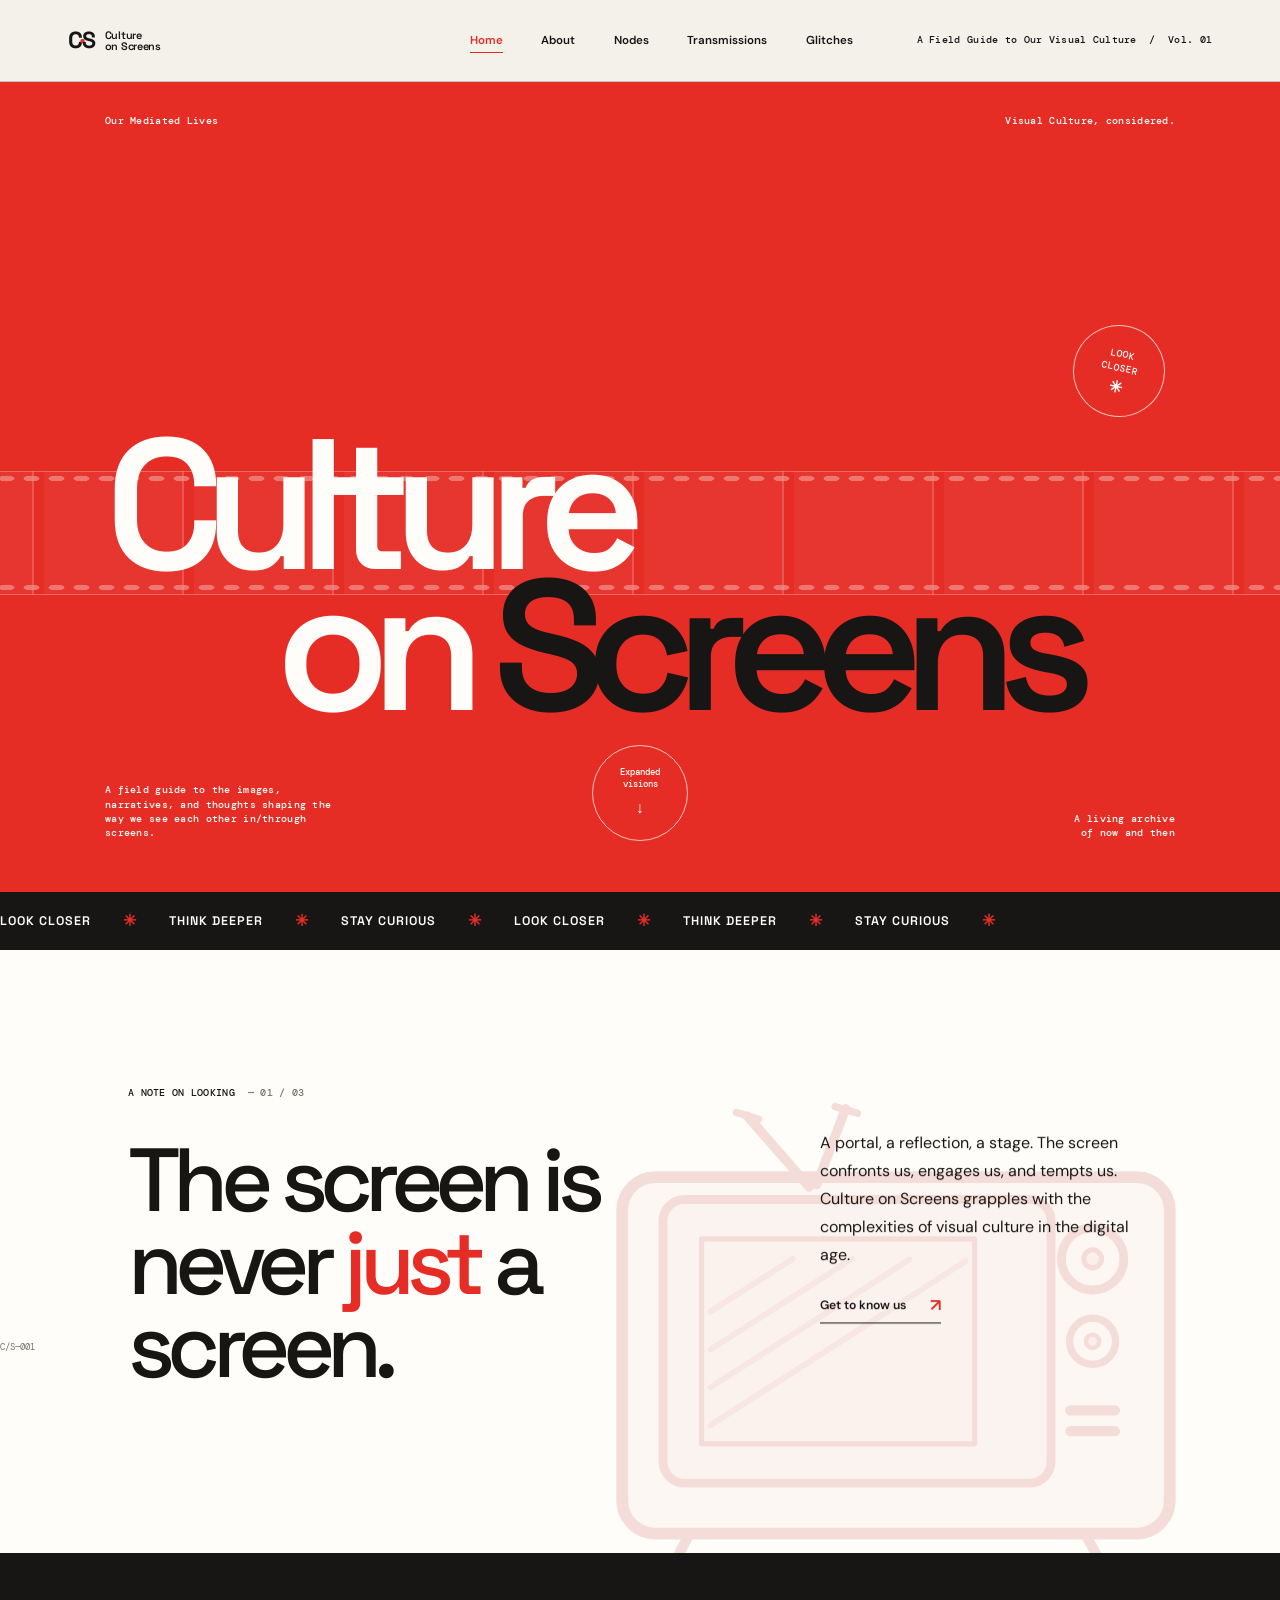
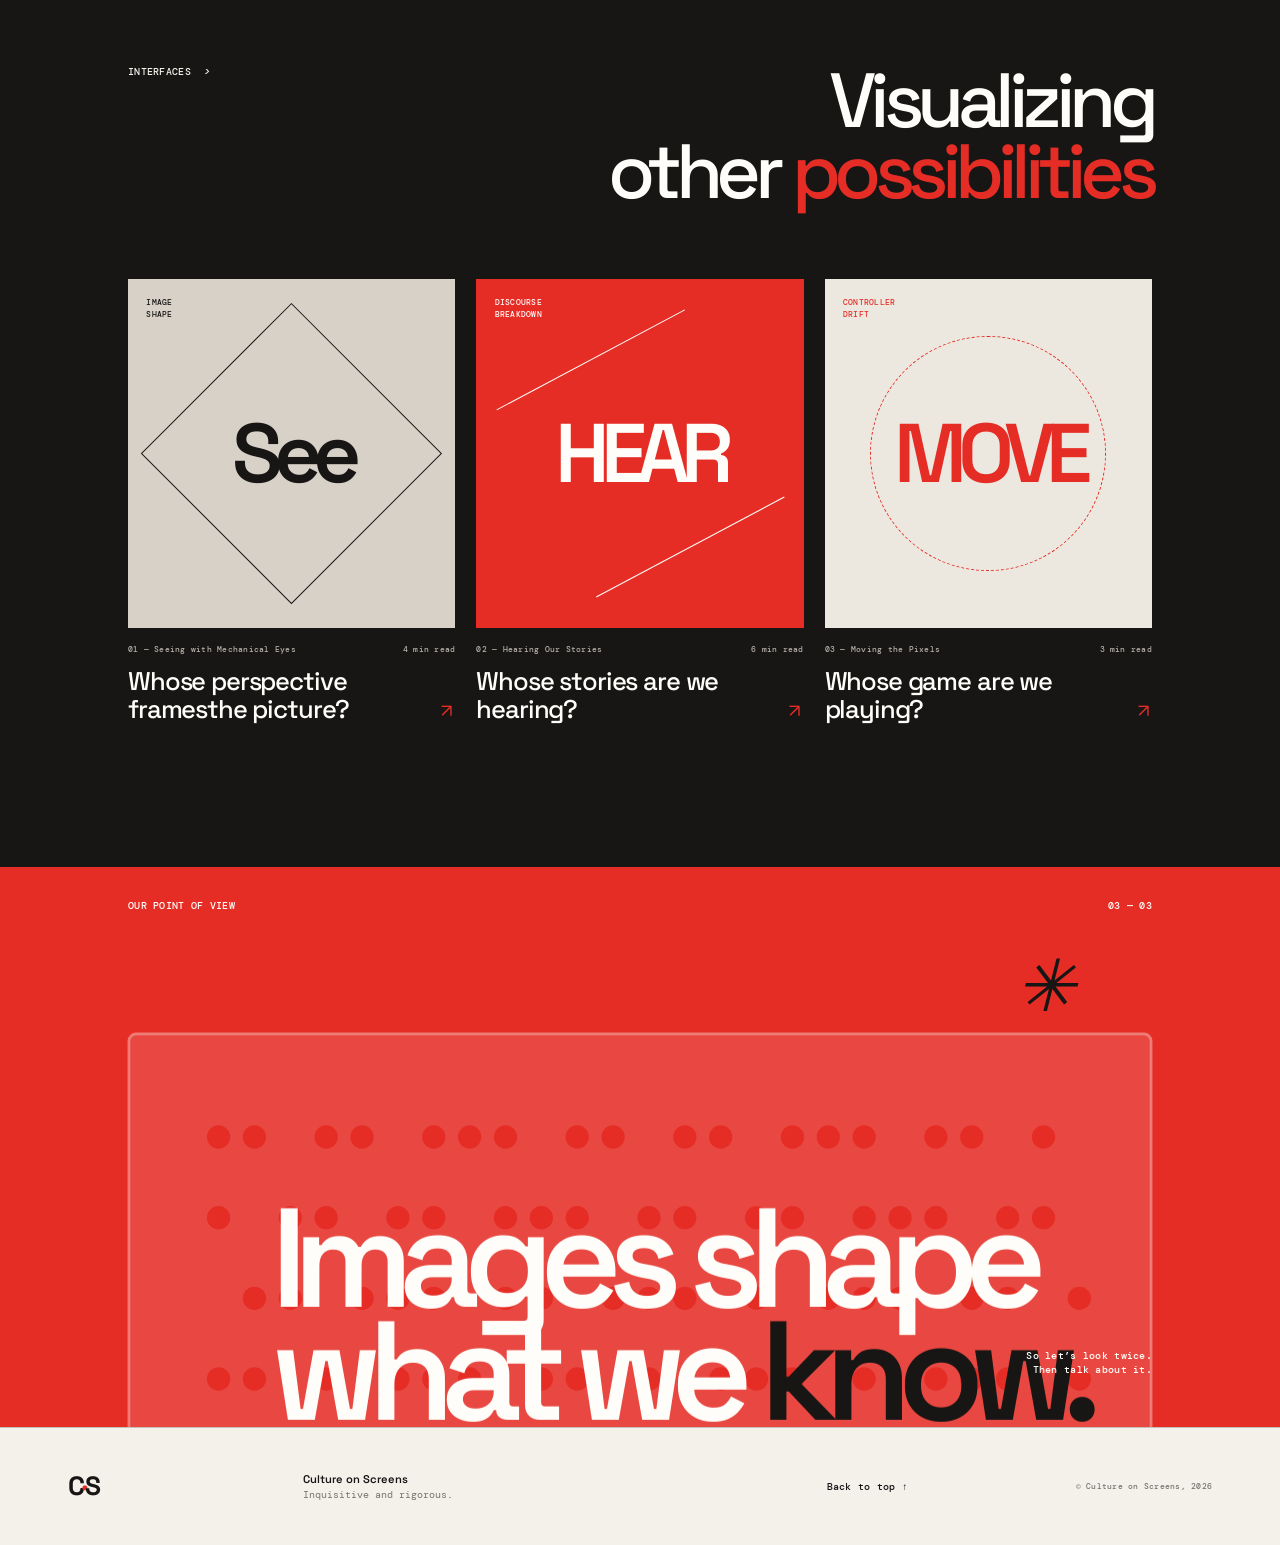
<file: index.html>
<!doctype html>
<html lang="en">
  <head>
    <meta charset="utf-8">
    <meta name="viewport" content="width=device-width, initial-scale=1">
    <meta name="description" content="Culture on Screens — an archive about the images, stories, and ideas shaping how we see the world.">
    <title>Culture on Screens — An independent journal</title>
    <link rel="stylesheet" href="styles.css?v=b7425c5">
    <script src="script.js" defer></script>
  </head>
  <body>
    <a class="skip-link" href="#main">Skip to content</a>
    <header class="site-header">
      <a class="wordmark" href="index.html" aria-label="Culture on Screens home">
        <span class="wordmark-mark" aria-hidden="true">C<span>·</span>S</span>
        <span class="wordmark-name">Culture<br>on Screens</span>
      </a>
      <button class="menu-toggle" type="button" aria-expanded="false" aria-controls="site-nav">
        <span class="menu-toggle-label">Menu</span><span class="menu-icon" aria-hidden="true"></span>
      </button>
      <nav class="site-nav" id="site-nav" aria-label="Main navigation">
        <a href="index.html" aria-current="page">Home</a>
        <a href="about.html">About</a>
        <a href="images.html">Nodes</a>
        <a href="stories.html">Transmissions</a>
        <a href="signals.html">Glitches</a>
      </nav>
      <span class="header-index">A Field Guide to Our Visual Culture&nbsp; / &nbsp;Vol. 01</span>
    </header>

    <main id="main">
      <section class="hero">
        <div class="hero-topline"><span>Our Mediated Lives</span><span>Visual Culture, considered.</span></div>
        <div class="hero-filmstrip" aria-hidden="true"></div>
        <h1 class="hero-title"><span>Culture</span><span class="hero-title-second">on <i>Screens</i></span></h1>
        <div class="hero-bottom">
          <p class="hero-intro">A field guide to the images, narratives, and thoughts shaping the way we see each other in/through screens.</p>
          <a class="circle-link" href="#latest" aria-label="Scroll to the latest stories"><span>Expanded<br>visions</span><b aria-hidden="true">↓</b></a>
          <span class="hero-note">A living archive<br>of now and then</span>
        </div>
        <span class="hero-stamp" aria-hidden="true">LOOK<br>CLOSER<br><b>✳</b></span>
      </section>

      <div class="ticker" aria-label="A guide for looking closer">
        <div class="ticker-track" aria-hidden="true"><span>LOOK CLOSER</span><b>✳</b><span>THINK DEEPER</span><b>✳</b><span>STAY CURIOUS</span><b>✳</b><span>LOOK CLOSER</span><b>✳</b><span>THINK DEEPER</span><b>✳</b><span>STAY CURIOUS</span><b>✳</b></div>
      </div>

      <section class="intro-section section-pad">
        <p class="eyebrow reveal">A note on looking <span>— 01 / 03</span></p>
        <img class="intro-tv" src="midcentury-tv.svg" alt="" aria-hidden="true">
        <div class="intro-grid">
          <h2 class="display-heading reveal">The screen is<br>never <em>just</em> a screen.</h2>
          <div class="intro-copy reveal" data-drift="-0.08">
            <p>A portal, a reflection, a stage. The screen confronts us, engages us, and tempts us. Culture on Screens grapples with the complexities of visual culture in the digital age.</p>
            <a class="text-link" href="about.html">Get to know us <span aria-hidden="true">↗</span></a>
          </div>
        </div>
        <div class="index-ornament" aria-hidden="true">C/S—001</div>
      </section>

      <section class="latest-section section-pad" id="latest">
        <div class="section-heading reveal">
          <p class="eyebrow">Interfaces<em>></p>
          <h2 class="display-heading">Visualizing<br>other <em>possibilities</em></h2>
        </div>
        <div class="story-grid">
          <a class="story-card story-card-one reveal" href="images.html">
            <div class="story-art art-image" aria-hidden="true">
              <span class="art-caption">IMAGE<br>SHAPE</span>
              <span class="art-word">See</span>
              <span class="art-shape"></span>
            </div>
            <div class="story-meta"><span>01 — Seeing with Mechanical Eyes</span><span>4 min read</span></div>
            <h3>Whose perspective framesthe picture?</h3>
            <span class="card-arrow" aria-hidden="true">↗</span>
          </a>
          <a class="story-card story-card-two reveal" href="stories.html">
            <div class="story-art art-story" aria-hidden="true">
              <span class="art-caption">DISCOURSE<br>BREAKDOWN</span>
              <span class="art-word">HEAR</span>
              <span class="art-shape"></span>
            </div>
            <div class="story-meta"><span>02 — Hearing Our Stories</span><span>6 min read</span></div>
            <h3>Whose stories are we hearing?</h3>
            <span class="card-arrow" aria-hidden="true">↗</span>
          </a>
          <a class="story-card story-card-three reveal" href="signals.html">
            <div class="story-art art-signal" aria-hidden="true">
              <span class="art-caption">CONTROLLER<br>DRIFT</span>
              <span class="art-word">MOVE</span>
              <span class="art-shape"></span>
            </div>
            <div class="story-meta"><span>03 — Moving the Pixels</span><span>3 min read</span></div>
            <h3>Whose game are we playing?</h3>
            <span class="card-arrow" aria-hidden="true">↗</span>
          </a>
        </div>
      </section>

      <section class="manifesto">
        <div class="manifesto-top"><a href="about.html">Our point of view</a><span>03 — 03</span></div>
        <img class="manifesto-punchcard" src="punch-card.svg" alt="" aria-hidden="true">
        <p class="manifesto-line" data-drift="0.07">Images shape<br>what we <em>know.</em></p>
        <p class="manifesto-bottom">So let’s look twice.<br>Then talk about it.</p>
        <span class="manifesto-star" aria-hidden="true">✳</span>
      </section>

  

    <footer class="site-footer">
      <a class="footer-mark" href="index.html">C<span>·</span>S</a>
      <p>Culture on Screens<br><span>Inquisitive and rigorous.</span></p>
      <a class="back-top" href="#main">Back to top ↑</a>
      <span class="footer-copy">© Culture on Screens, 2026</span>
    </footer>
  </body>
</html>
</file>
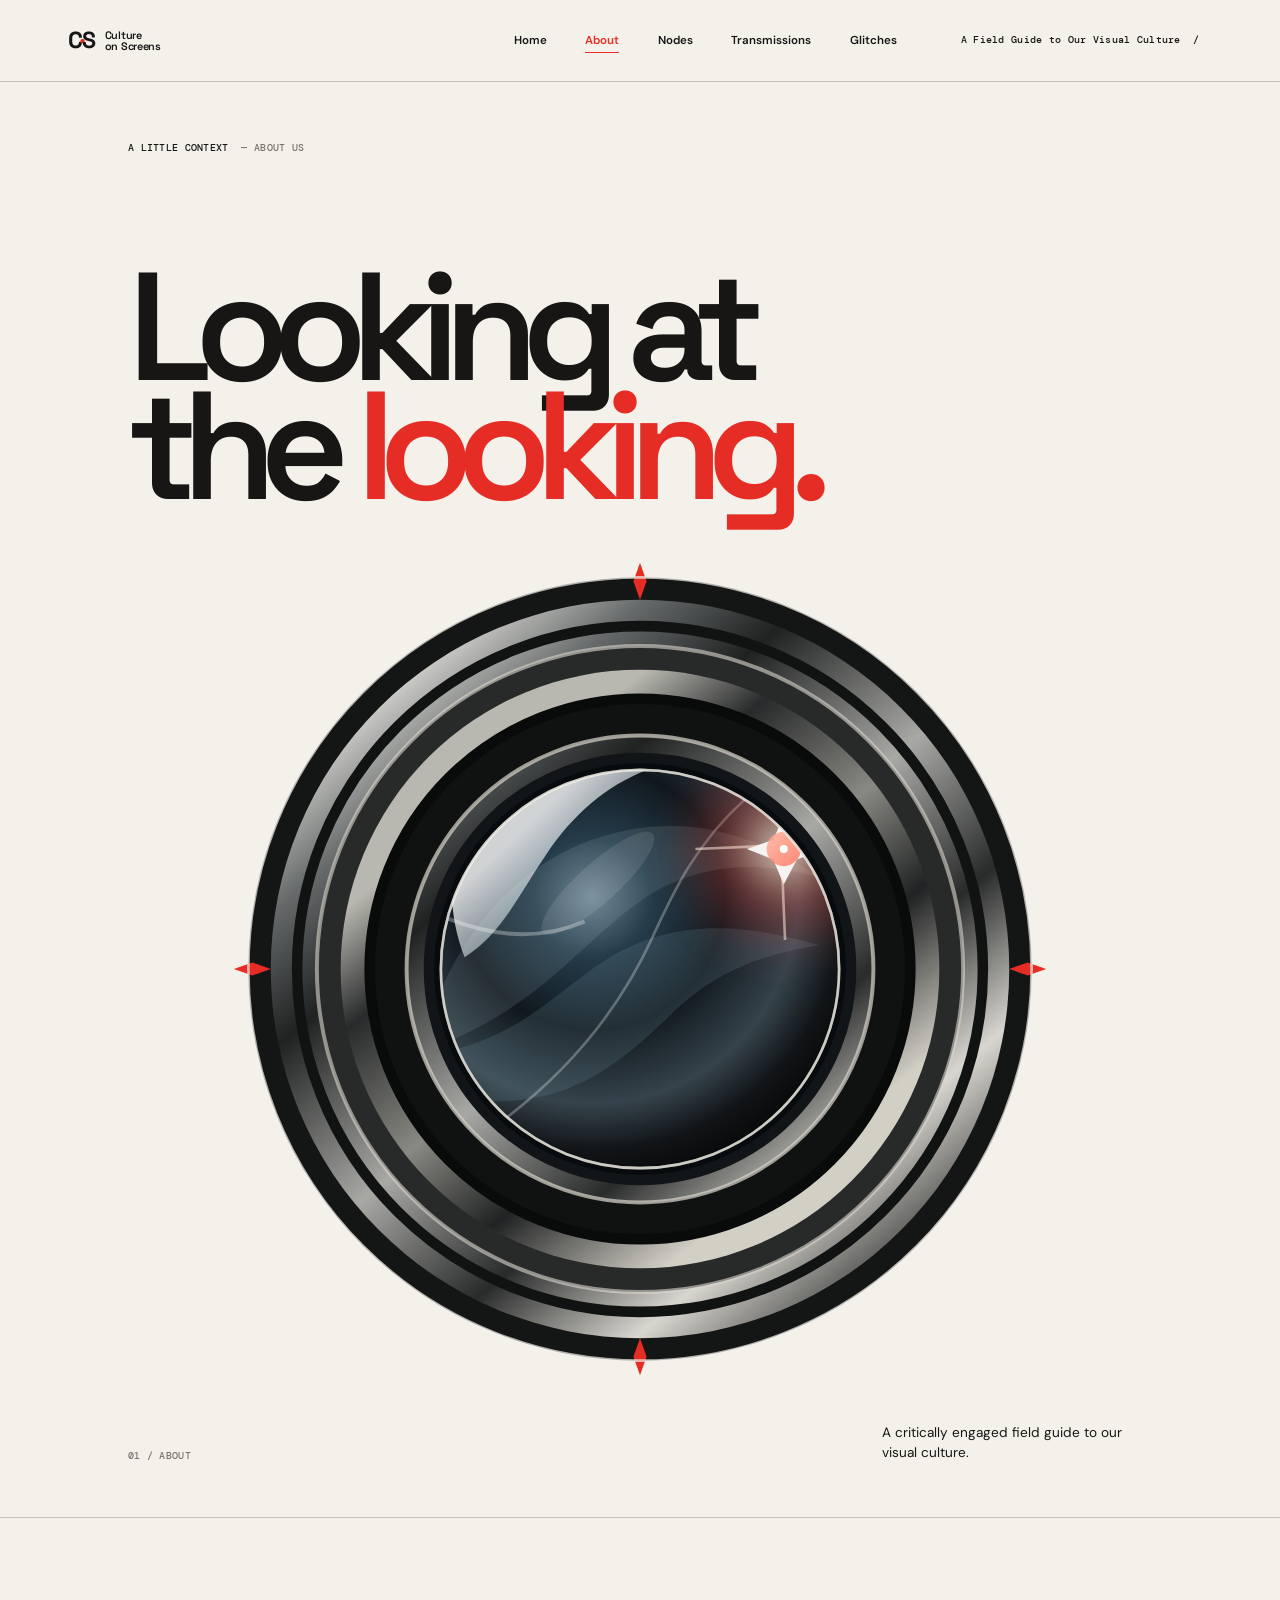
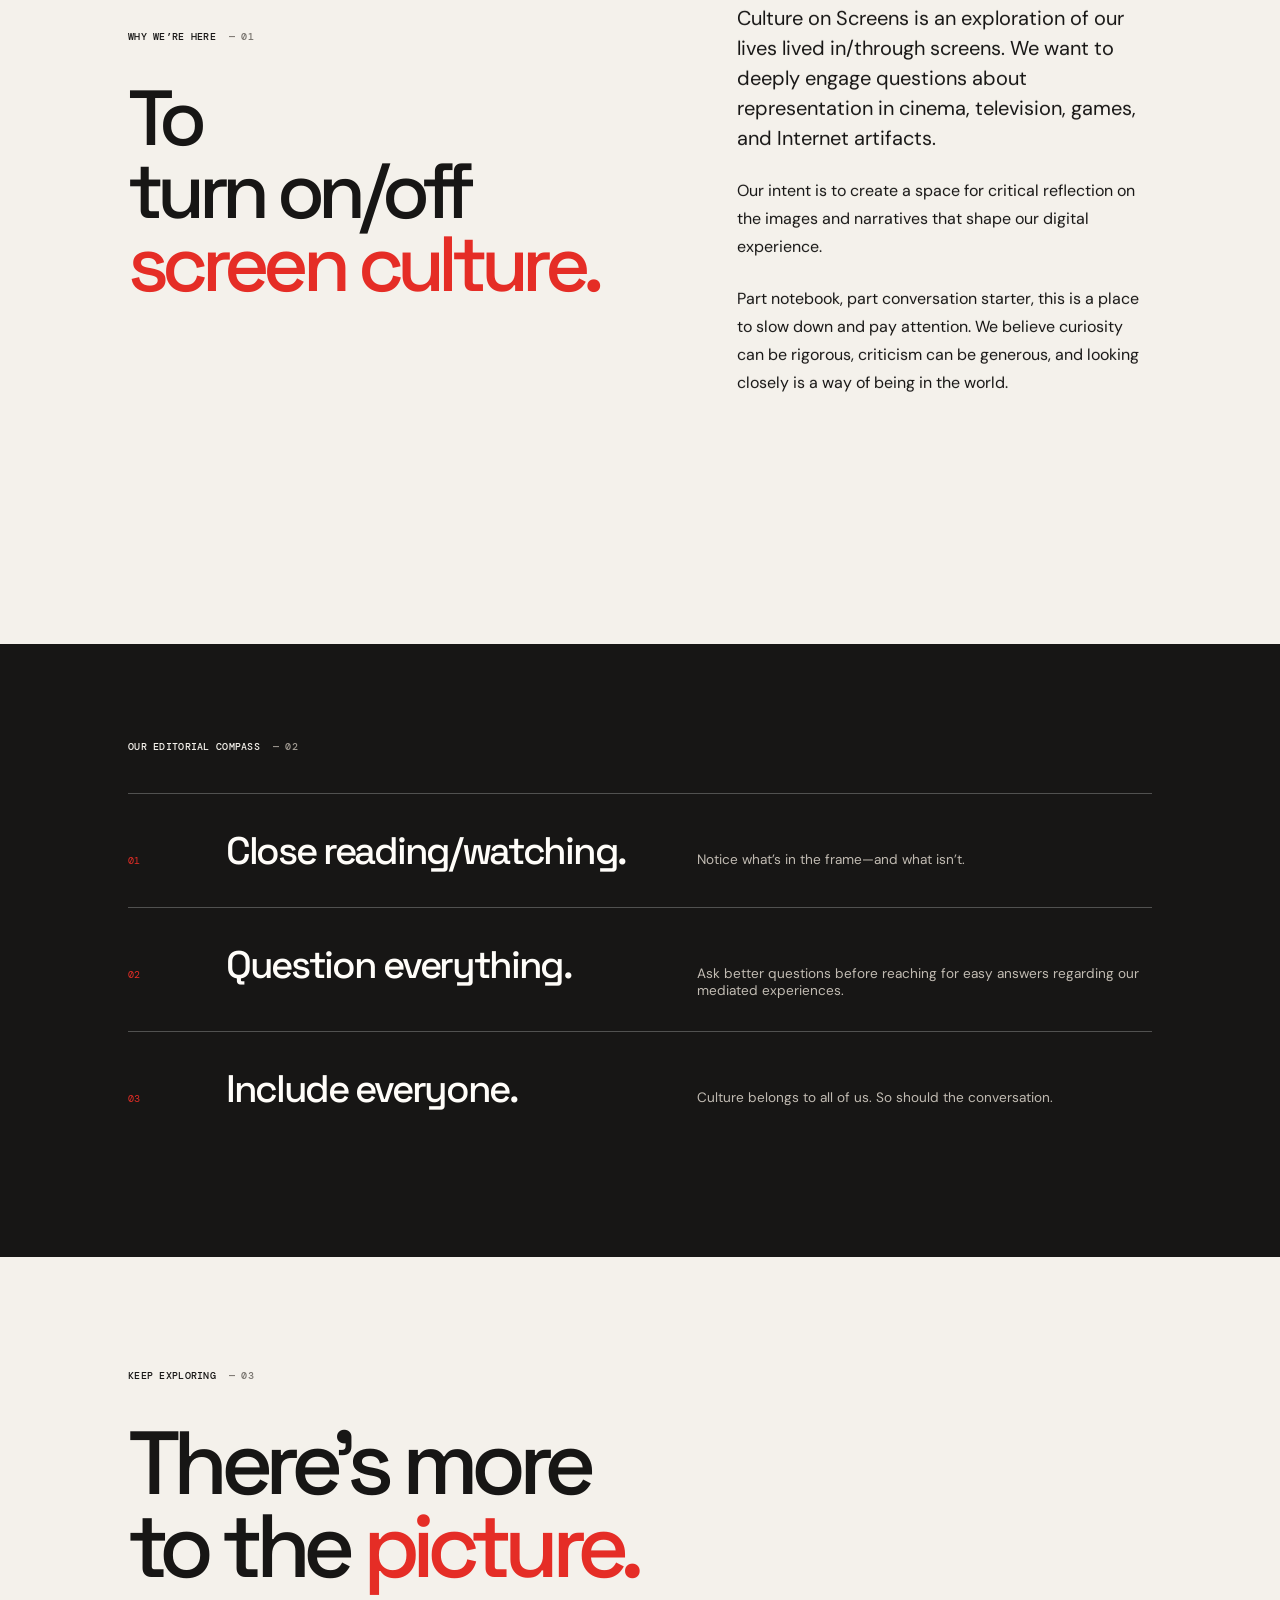
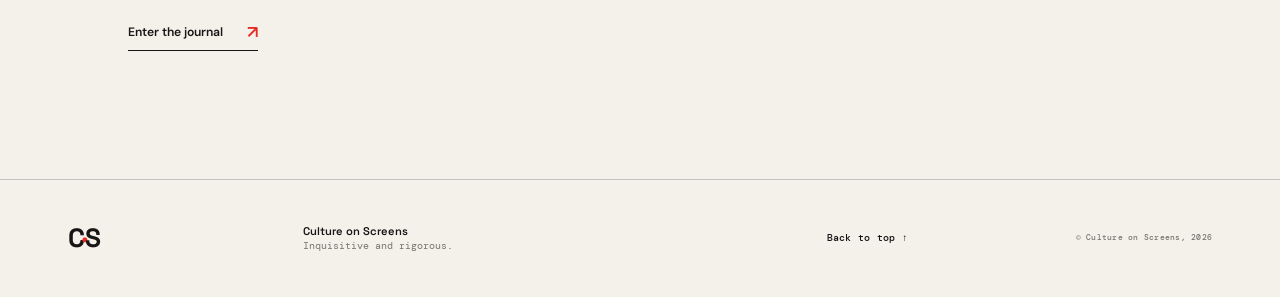
<file: about.html>
<!doctype html>
<html lang="en">
  <head>
    <meta charset="utf-8">
    <meta name="viewport" content="width=device-width, initial-scale=1">
    <meta name="description" content="About Culture on Screens: an independent journal looking at images, media, and the culture around them.">
    <title>About — Culture on Screens</title>
    <link rel="stylesheet" href="styles.css?v=b7425c5">
    <script src="script.js" defer></script>
  </head>
  <body>
    <a class="skip-link" href="#main">Skip to content</a>
    <header class="site-header">
      <a class="wordmark" href="index.html" aria-label="Culture on Screens home"><span class="wordmark-mark" aria-hidden="true">C<span>·</span>S</span><span class="wordmark-name">Culture<br>on Screens</span></a>
      <button class="menu-toggle" type="button" aria-expanded="false" aria-controls="site-nav"><span class="menu-toggle-label">Menu</span><span class="menu-icon" aria-hidden="true"></span></button>
      <nav class="site-nav" id="site-nav" aria-label="Main navigation"><a href="index.html">Home</a><a href="about.html" aria-current="page">About</a><a href="images.html">Nodes</a><a href="stories.html">Transmissions</a><a href="signals.html">Glitches</a></nav>
      <span class="header-index">A Field Guide to Our Visual Culture&nbsp; / &nbsp;</span>
    </header>
    <main id="main">
      <section class="page-hero section-pad">
        <p class="eyebrow reveal">A little context <span>— About us</span></p>
        <h1 class="page-title reveal">Looking at<br>the <em>looking.</em></h1>
        <img class="page-hero-art about-art" src="camera-lens.svg" alt="A camera lens facing the viewer, with reflective glass and a bright lens flare">
        <div class="page-hero-foot reveal"><span>01 / ABOUT</span><p>A critically engaged field guide to our visual culture.</p></div>
      </section>
      <section class="article-section section-pad">
        <p class="eyebrow reveal">Why we’re here <span>— 01</span></p>
        <div class="article-grid">
          <h2 class="display-heading reveal">To<br>turn on/off<em><br>screen culture.</em></h2>
          <div class="article-copy reveal" data-drift="-0.06">
            <p class="lead">Culture on Screens is an exploration of our lives lived in/through screens. We want to deeply engage questions about representation in cinema, television, games, and Internet artifacts.</p>
            <p>Our intent is to create a space for critical reflection on the images and narratives that shape our digital experience.</p>
            <p>Part notebook, part conversation starter, this is a place to slow down and pay attention. We believe curiosity can be rigorous, criticism can be generous, and looking closely is a way of being in the world.</p>
          </div>
        </div>
      </section>
      <section class="values-section">
        <div class="section-pad values-inner">
          <p class="eyebrow reveal">Our editorial compass <span>— 02</span></p>
          <div class="value-row reveal"><span>01</span><h2>Close reading/watching.</h2><p>Notice what’s in the frame—and what isn’t.</p></div>
          <div class="value-row reveal"><span>02</span><h2>Question everything.</h2><p>Ask better questions before reaching for easy answers regarding our mediated experiences.</p></div>
          <div class="value-row reveal"><span>03</span><h2>Include everyone.</h2><p>Culture belongs to all of us. So should the conversation.</p></div>
        </div>
      </section>
      <section class="closing-section section-pad"><p class="eyebrow reveal">Keep exploring <span>— 03</span></p><h2 class="display-heading reveal">There’s more<br>to the <em>picture.</em></h2><a class="text-link reveal" href="images.html">Enter the journal <span aria-hidden="true">↗</span></a></section>
    </main>
    <footer class="site-footer"><a class="footer-mark" href="index.html">C<span>·</span>S</a><p>Culture on Screens<br><span>Inquisitive and rigorous.</span></p><a class="back-top" href="#main">Back to top ↑</a><span class="footer-copy">© Culture on Screens, 2026</span></footer>
  </body>
</html>
</file>
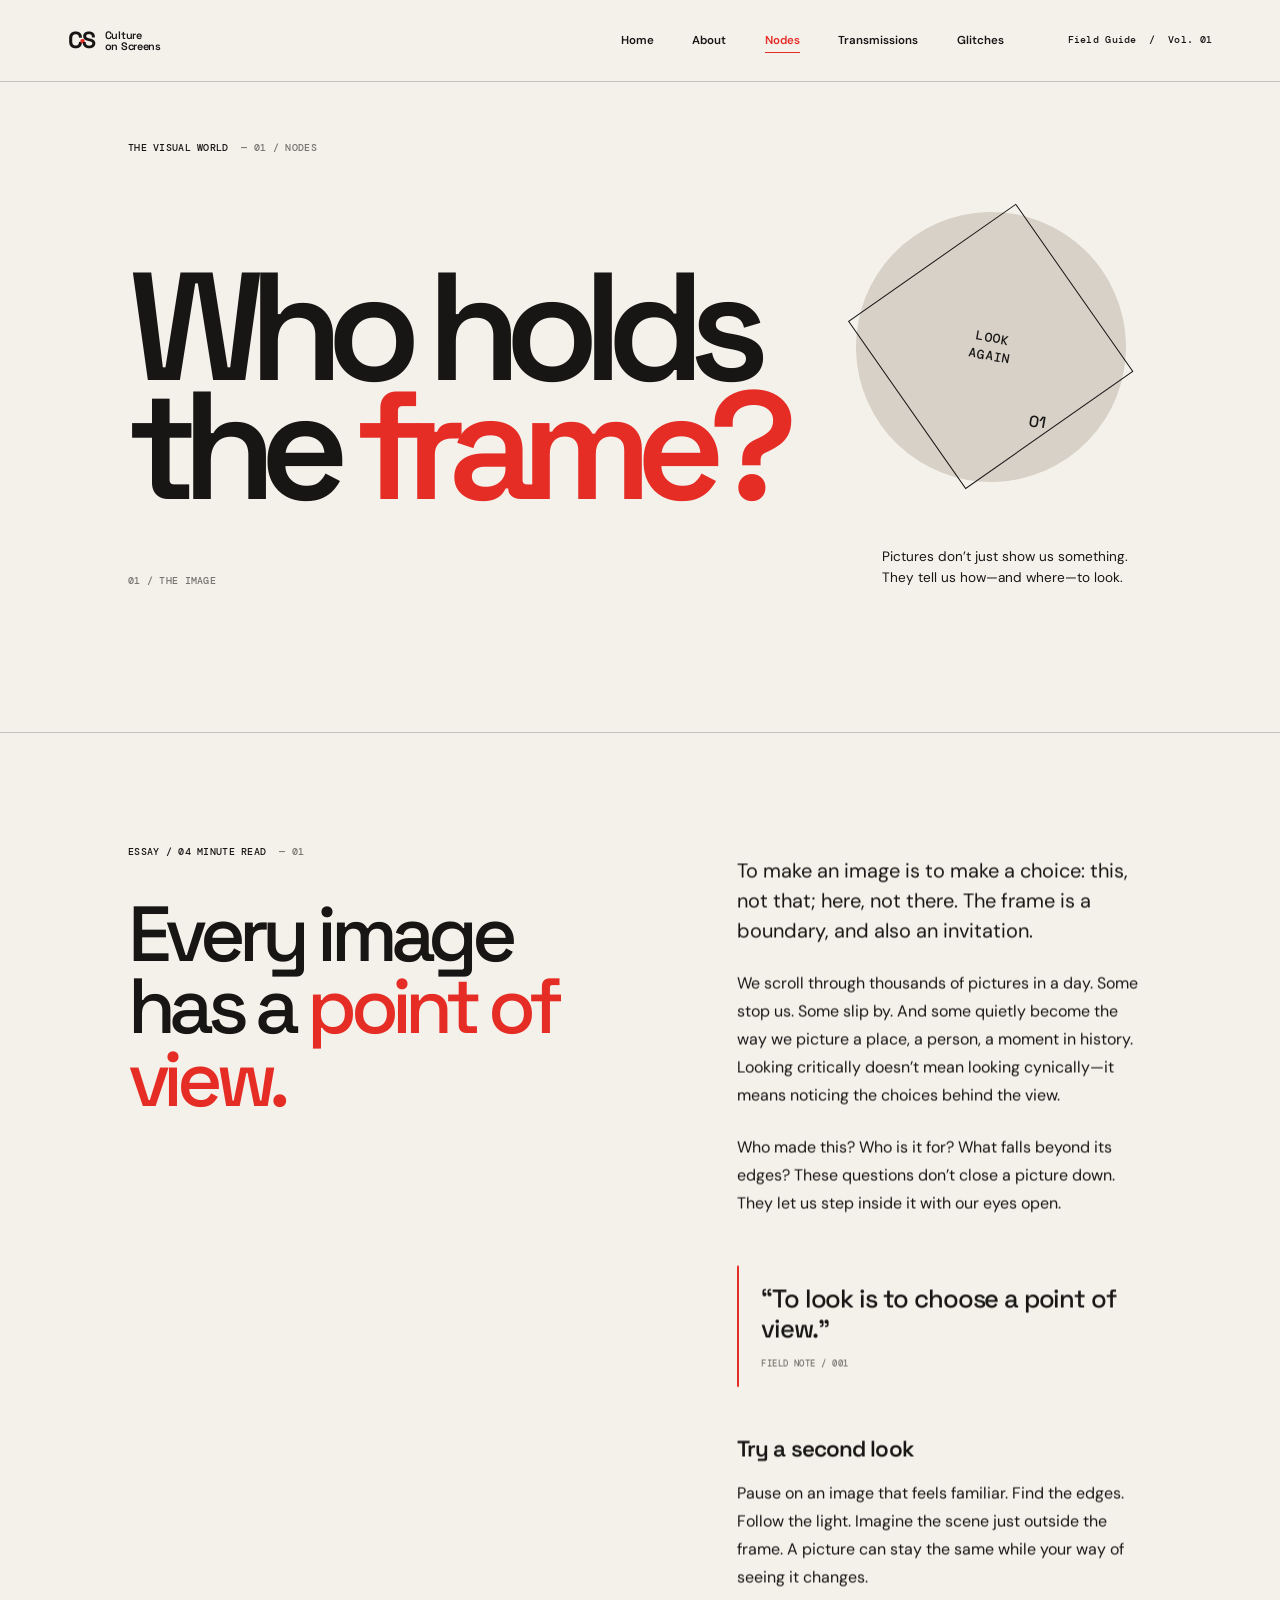
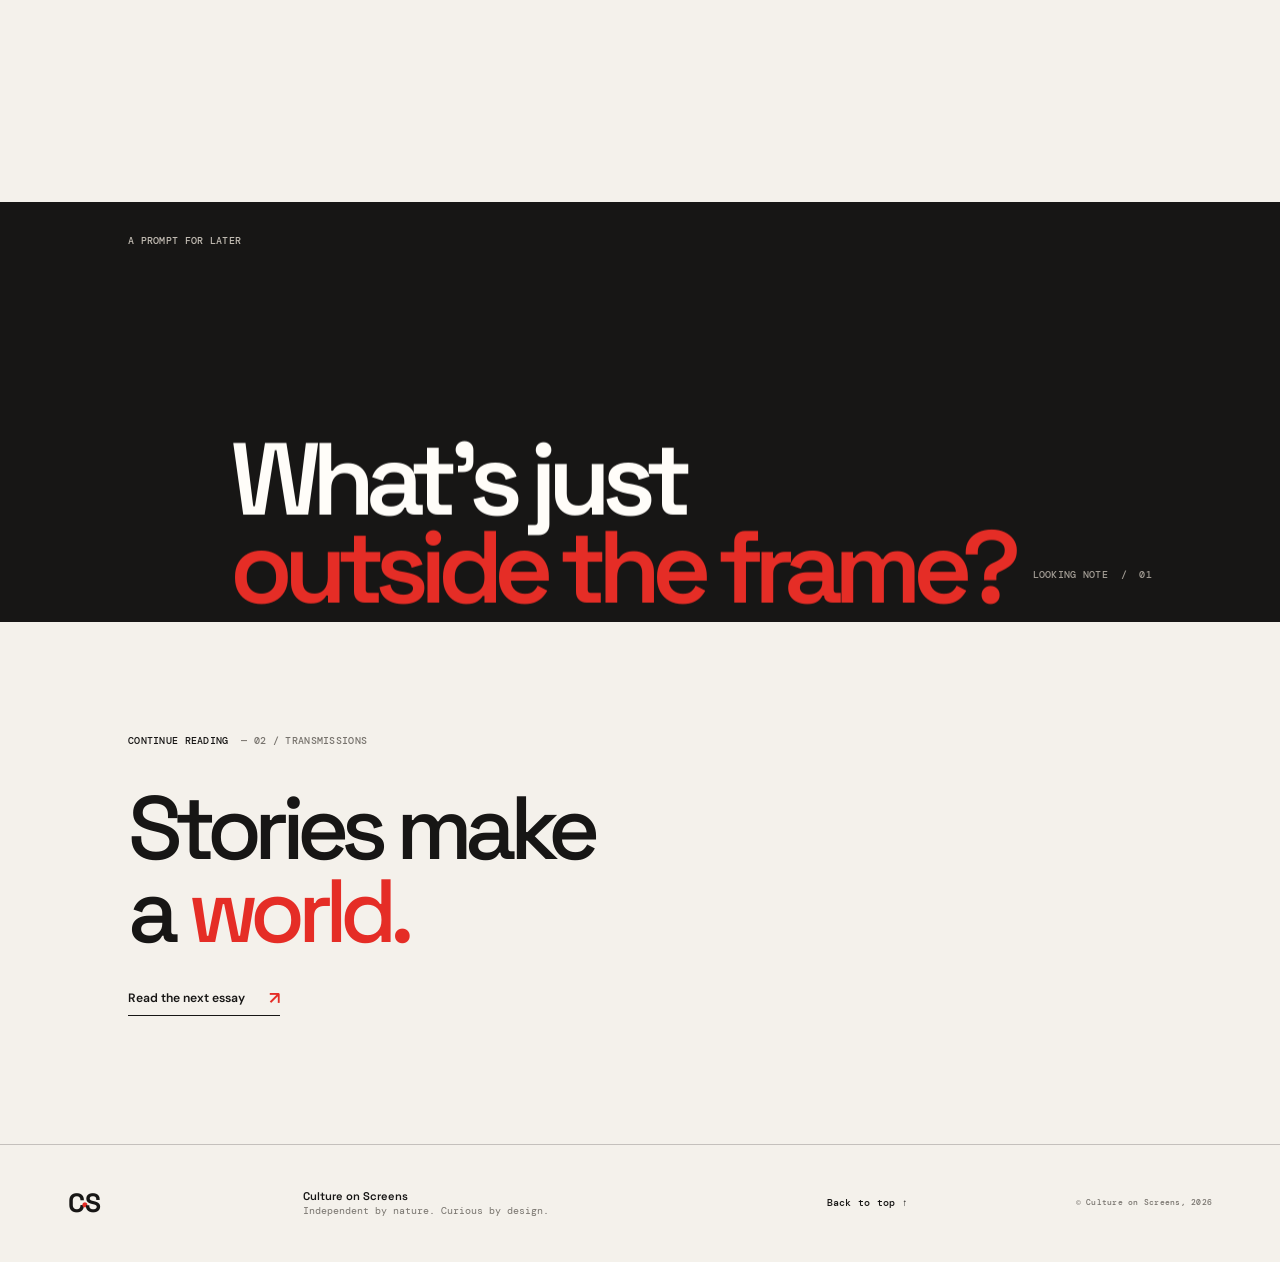
<file: images.html>
<!doctype html>
<html lang="en">
  <head>
    <meta charset="utf-8">
    <meta name="viewport" content="width=device-width, initial-scale=1">
    <meta name="description" content="Nodes: essays on looking, framing, and the pictures that shape our world.">
    <title>Nodes — Culture on Screens</title>
    <link rel="stylesheet" href="styles.css?v=b7425c5">
    <script src="script.js" defer></script>
  </head>
  <body>
    <a class="skip-link" href="#main">Skip to content</a>
    <header class="site-header">
      <a class="wordmark" href="index.html" aria-label="Culture on Screens home"><span class="wordmark-mark" aria-hidden="true">C<span>·</span>S</span><span class="wordmark-name">Culture<br>on Screens</span></a>
      <button class="menu-toggle" type="button" aria-expanded="false" aria-controls="site-nav"><span class="menu-toggle-label">Menu</span><span class="menu-icon" aria-hidden="true"></span></button>
      <nav class="site-nav" id="site-nav" aria-label="Main navigation"><a href="index.html">Home</a><a href="about.html">About</a><a href="images.html" aria-current="page">Nodes</a><a href="stories.html">Transmissions</a><a href="signals.html">Glitches</a></nav>
      <span class="header-index">Field Guide&nbsp; / &nbsp;Vol. 01</span>
    </header>
    <main id="main">
      <section class="page-hero section-pad">
        <p class="eyebrow reveal">The visual world <span>— 01 / Nodes</span></p>
        <h1 class="page-title reveal">Who holds<br>the <em>frame?</em></h1>
        <div class="page-hero-foot reveal"><span>01 / THE IMAGE</span><p>Pictures don’t just show us something. They tell us how—and where—to look.</p></div>
        <div class="page-hero-art images-art" aria-hidden="true"><span>LOOK<br>AGAIN</span><b>01</b></div>
      </section>
      <section class="article-section section-pad">
        <p class="eyebrow reveal">Essay / 04 minute read <span>— 01</span></p>
        <div class="article-grid">
          <h2 class="display-heading reveal">Every image<br>has a <em>point of view.</em></h2>
          <div class="article-copy reveal" data-drift="-0.06">
            <p class="lead">To make an image is to make a choice: this, not that; here, not there. The frame is a boundary, and also an invitation.</p>
            <p>We scroll through thousands of pictures in a day. Some stop us. Some slip by. And some quietly become the way we picture a place, a person, a moment in history. Looking critically doesn’t mean looking cynically—it means noticing the choices behind the view.</p>
            <p>Who made this? Who is it for? What falls beyond its edges? These questions don’t close a picture down. They let us step inside it with our eyes open.</p>
            <blockquote>“To look is to choose a point of view.”<cite>FIELD NOTE / 001</cite></blockquote>
            <h3>Try a second look</h3>
            <p>Pause on an image that feels familiar. Find the edges. Follow the light. Imagine the scene just outside the frame. A picture can stay the same while your way of seeing it changes.</p>
          </div>
        </div>
      </section>
      <section class="quote-band"><p class="eyebrow">A prompt for later</p><p class="quote-line" data-drift="0.06">What’s just<br><em>outside the frame?</em></p><span>LOOKING NOTE&nbsp; / &nbsp;01</span></section>
      <section class="closing-section section-pad"><p class="eyebrow reveal">Continue reading <span>— 02 / Transmissions</span></p><h2 class="display-heading reveal">Stories make<br>a <em>world.</em></h2><a class="text-link reveal" href="stories.html">Read the next essay <span aria-hidden="true">↗</span></a></section>
    </main>
    <footer class="site-footer"><a class="footer-mark" href="index.html">C<span>·</span>S</a><p>Culture on Screens<br><span>Independent by nature. Curious by design.</span></p><a class="back-top" href="#main">Back to top ↑</a><span class="footer-copy">© Culture on Screens, 2026</span></footer>
  </body>
</html>
</file>
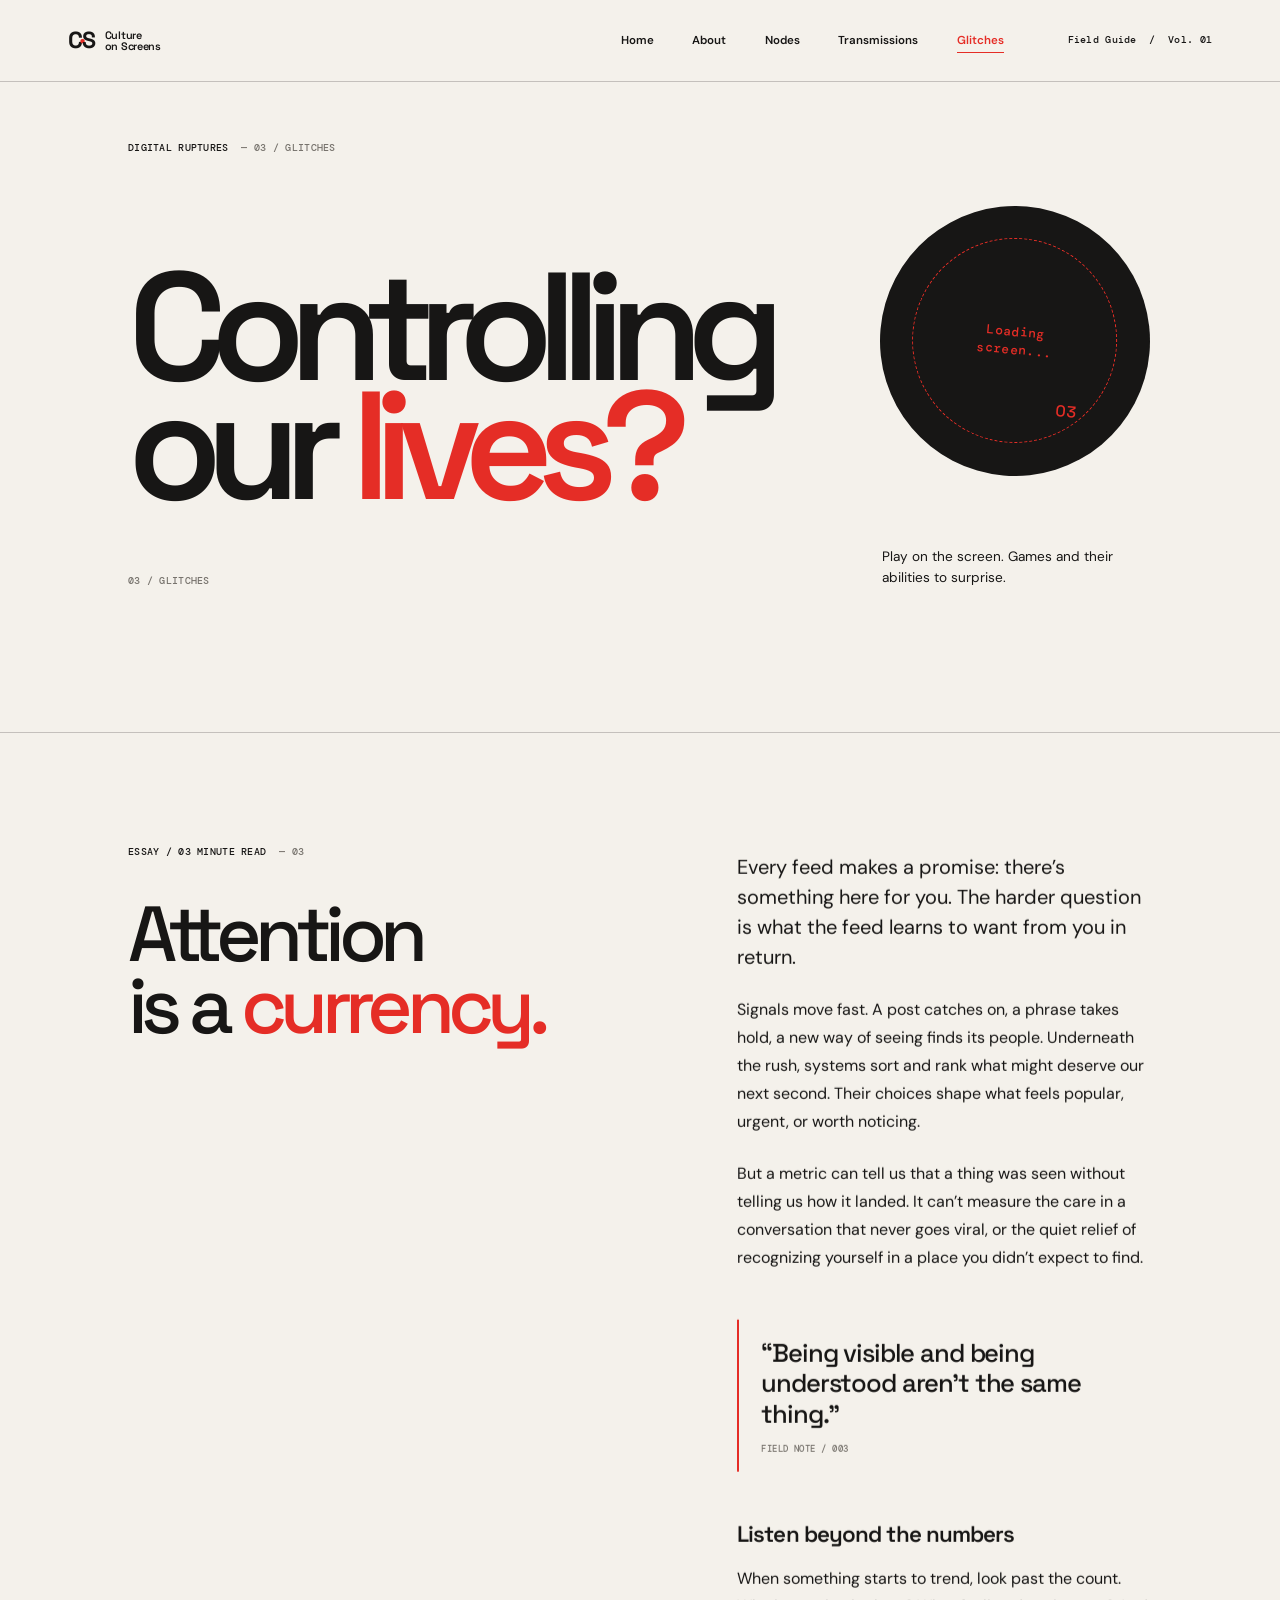
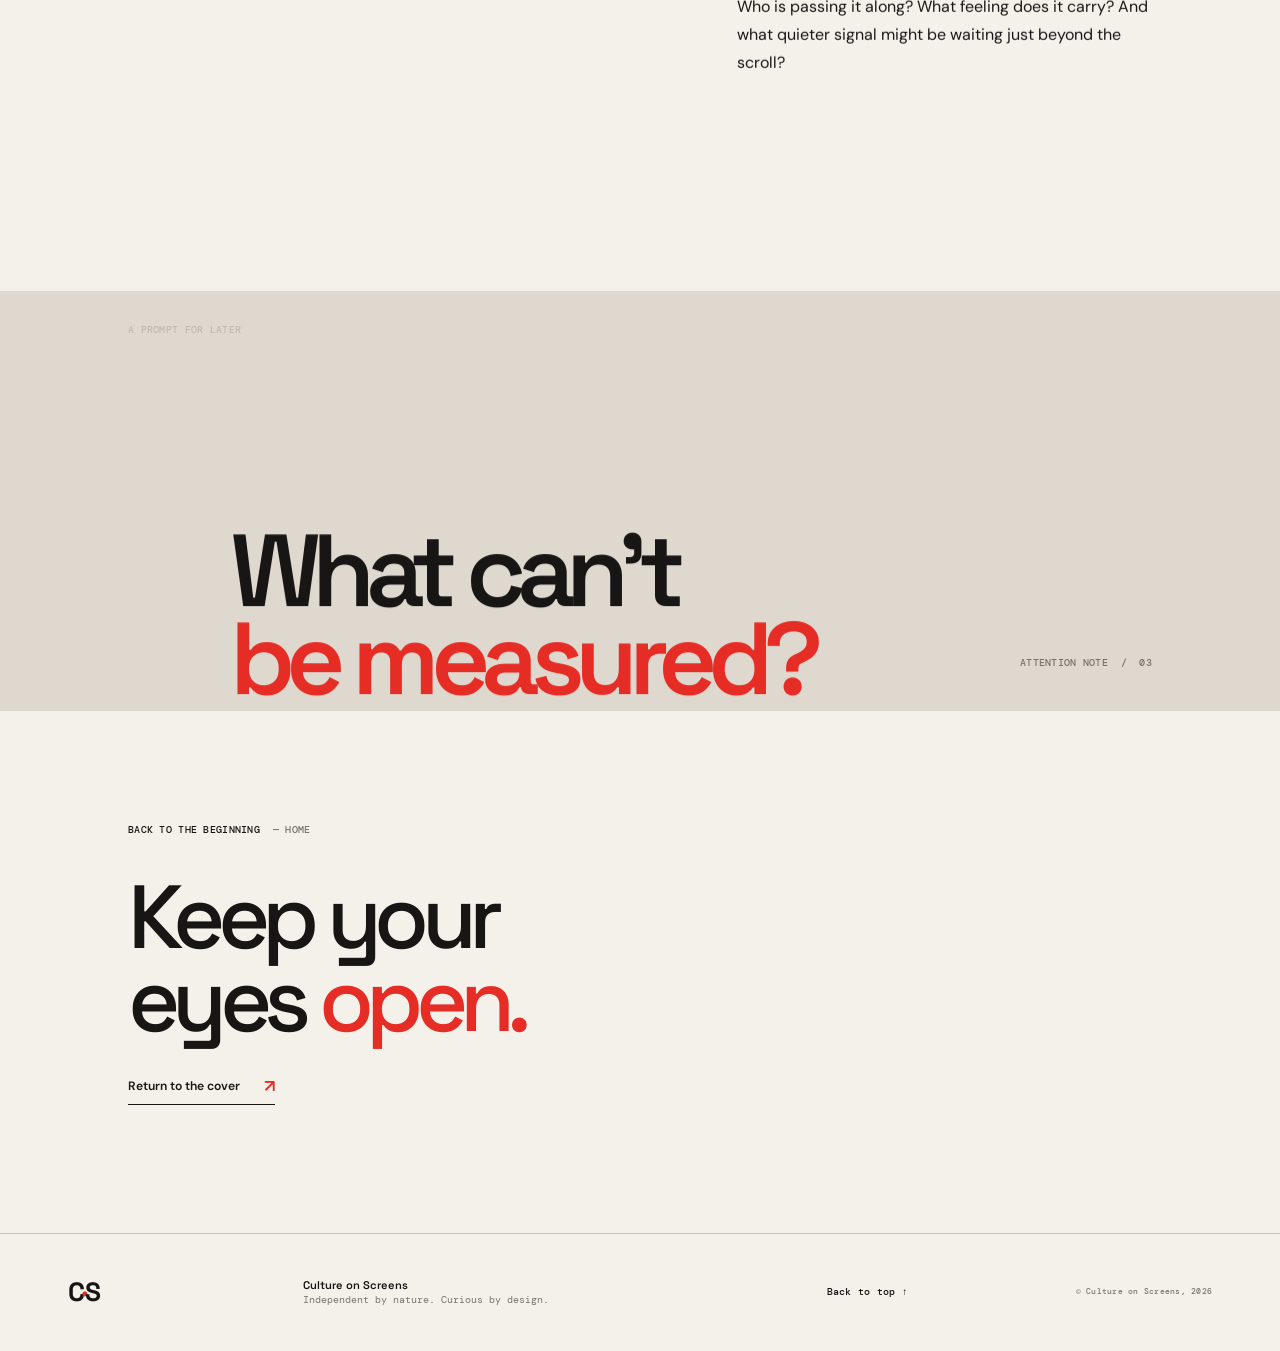
<file: signals.html>
<!doctype html>
<html lang="en">
  <head>
    <meta charset="utf-8">
    <meta name="viewport" content="width=device-width, initial-scale=1">
    <meta name="description" content="Glitches: a reflection on algorithms, attention, and what gets lost in the feed.">
    <title>Glitches — Culture on Screens</title>
    <link rel="stylesheet" href="styles.css?v=b7425c5">
    <script src="script.js" defer></script>
  </head>
  <body>
    <a class="skip-link" href="#main">Skip to content</a>
    <header class="site-header">
      <a class="wordmark" href="index.html" aria-label="Culture on Screens home"><span class="wordmark-mark" aria-hidden="true">C<span>·</span>S</span><span class="wordmark-name">Culture<br>on Screens</span></a>
      <button class="menu-toggle" type="button" aria-expanded="false" aria-controls="site-nav"><span class="menu-toggle-label">Menu</span><span class="menu-icon" aria-hidden="true"></span></button>
      <nav class="site-nav" id="site-nav" aria-label="Main navigation"><a href="index.html">Home</a><a href="about.html">About</a><a href="images.html">Nodes</a><a href="stories.html">Transmissions</a><a href="signals.html" aria-current="page">Glitches</a></nav>
      <span class="header-index">Field Guide&nbsp; / &nbsp;Vol. 01</span>
    </header>
    <main id="main">
      <section class="page-hero section-pad">
        <p class="eyebrow reveal">Digital Ruptures <span>— 03 / Glitches</span></p>
        <h1 class="page-title reveal">Controlling<br>our <em>lives?<span></em></h1>
        <div class="page-hero-foot reveal"><span>03 / GLITCHES</span><p>Play on the screen. Games and their abilities to surprise.</p></div>
        <div class="page-hero-art signals-art" aria-hidden="true"><span>Loading<br>screen...</span><b>03</b></div>
      </section>
      <section class="article-section section-pad">
        <p class="eyebrow reveal">Essay / 03 minute read <span>— 03</span></p>
        <div class="article-grid">
          <h2 class="display-heading reveal">Attention<br>is a <em>currency.</em></h2>
          <div class="article-copy reveal" data-drift="-0.06">
            <p class="lead">Every feed makes a promise: there’s something here for you. The harder question is what the feed learns to want from you in return.</p>
            <p>Signals move fast. A post catches on, a phrase takes hold, a new way of seeing finds its people. Underneath the rush, systems sort and rank what might deserve our next second. Their choices shape what feels popular, urgent, or worth noticing.</p>
            <p>But a metric can tell us that a thing was seen without telling us how it landed. It can’t measure the care in a conversation that never goes viral, or the quiet relief of recognizing yourself in a place you didn’t expect to find.</p>
            <blockquote>“Being visible and being understood aren’t the same thing.”<cite>FIELD NOTE / 003</cite></blockquote>
            <h3>Listen beyond the numbers</h3>
            <p>When something starts to trend, look past the count. Who is passing it along? What feeling does it carry? And what quieter signal might be waiting just beyond the scroll?</p>
          </div>
        </div>
      </section>
      <section class="quote-band quote-band-signals"><p class="eyebrow">A prompt for later</p><p class="quote-line" data-drift="0.06">What can’t<br><em>be measured?</em></p><span>ATTENTION NOTE&nbsp; / &nbsp;03</span></section>
      <section class="closing-section section-pad"><p class="eyebrow reveal">Back to the beginning <span>— Home</span></p><h2 class="display-heading reveal">Keep your<br>eyes <em>open.</em></h2><a class="text-link reveal" href="index.html">Return to the cover <span aria-hidden="true">↗</span></a></section>
    </main>
    <footer class="site-footer"><a class="footer-mark" href="index.html">C<span>·</span>S</a><p>Culture on Screens<br><span>Independent by nature. Curious by design.</span></p><a class="back-top" href="#main">Back to top ↑</a><span class="footer-copy">© Culture on Screens, 2026</span></footer>
  </body>
</html>
</file>
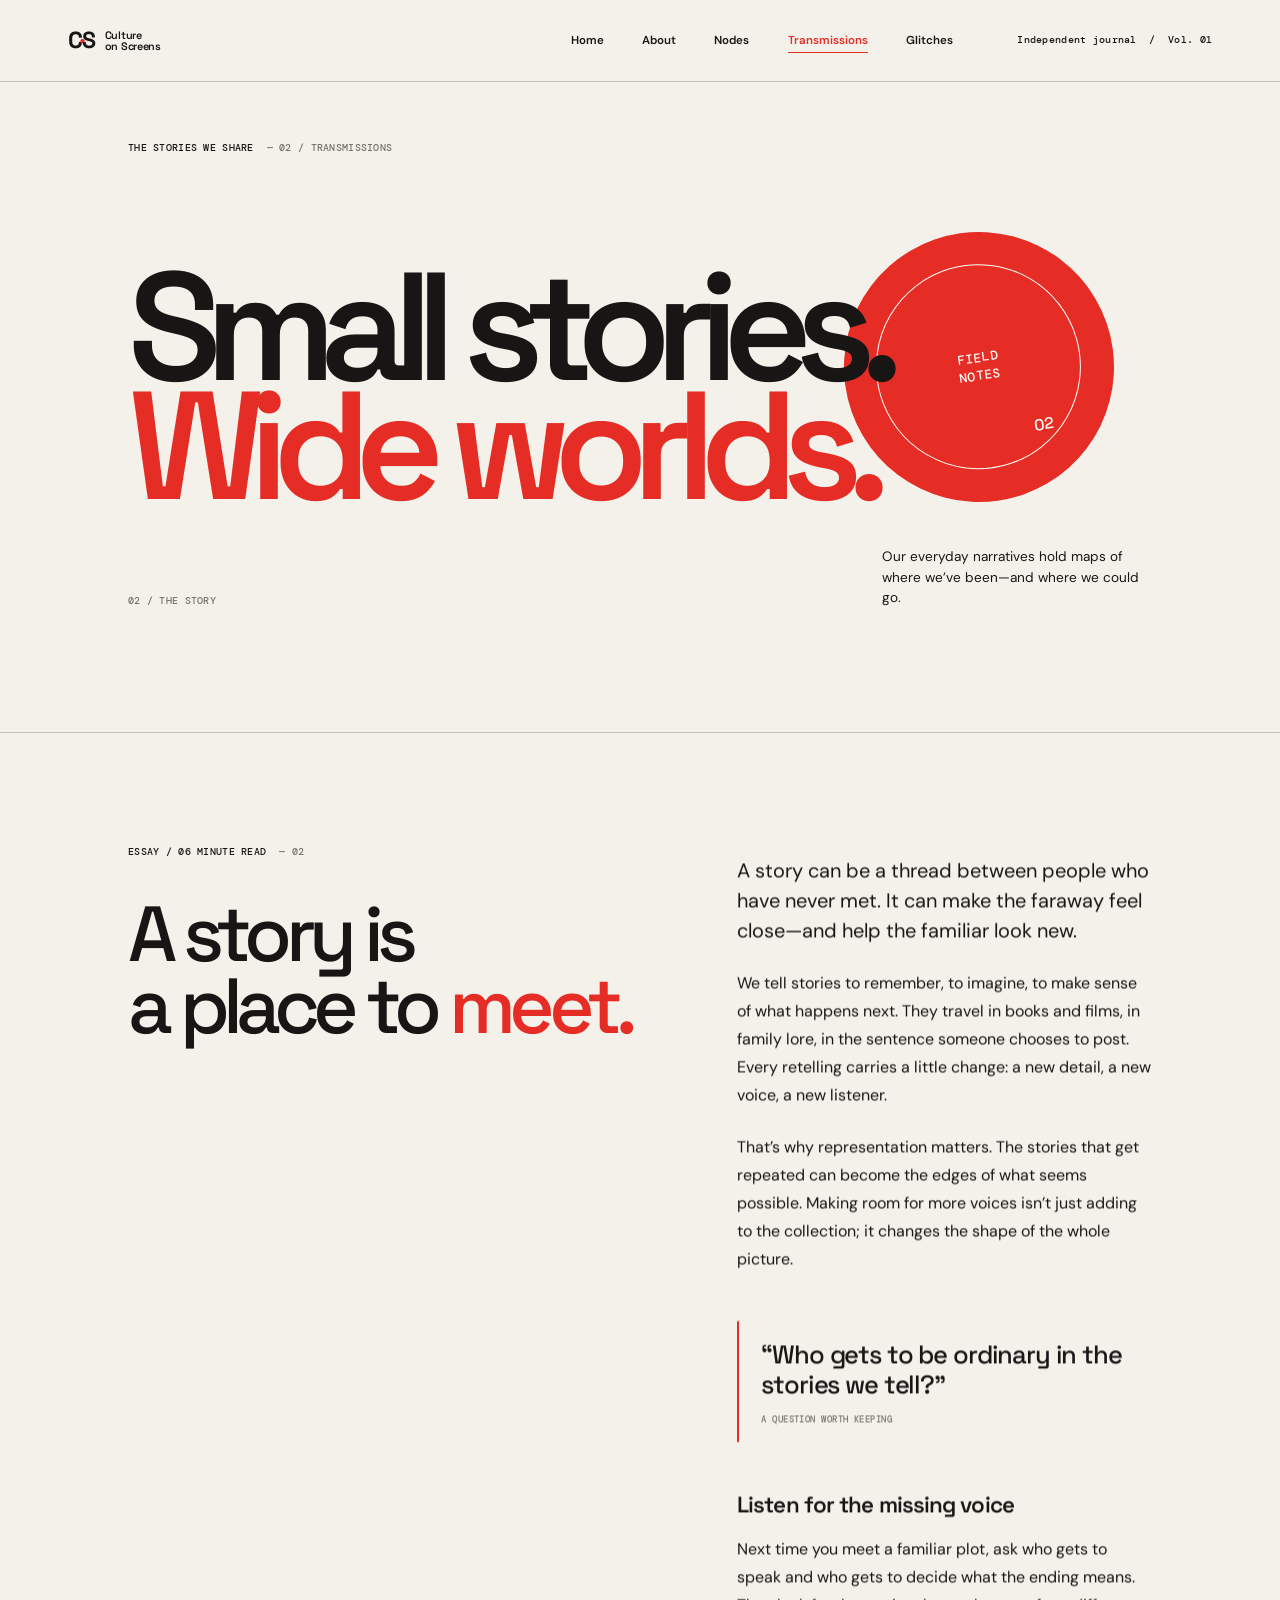
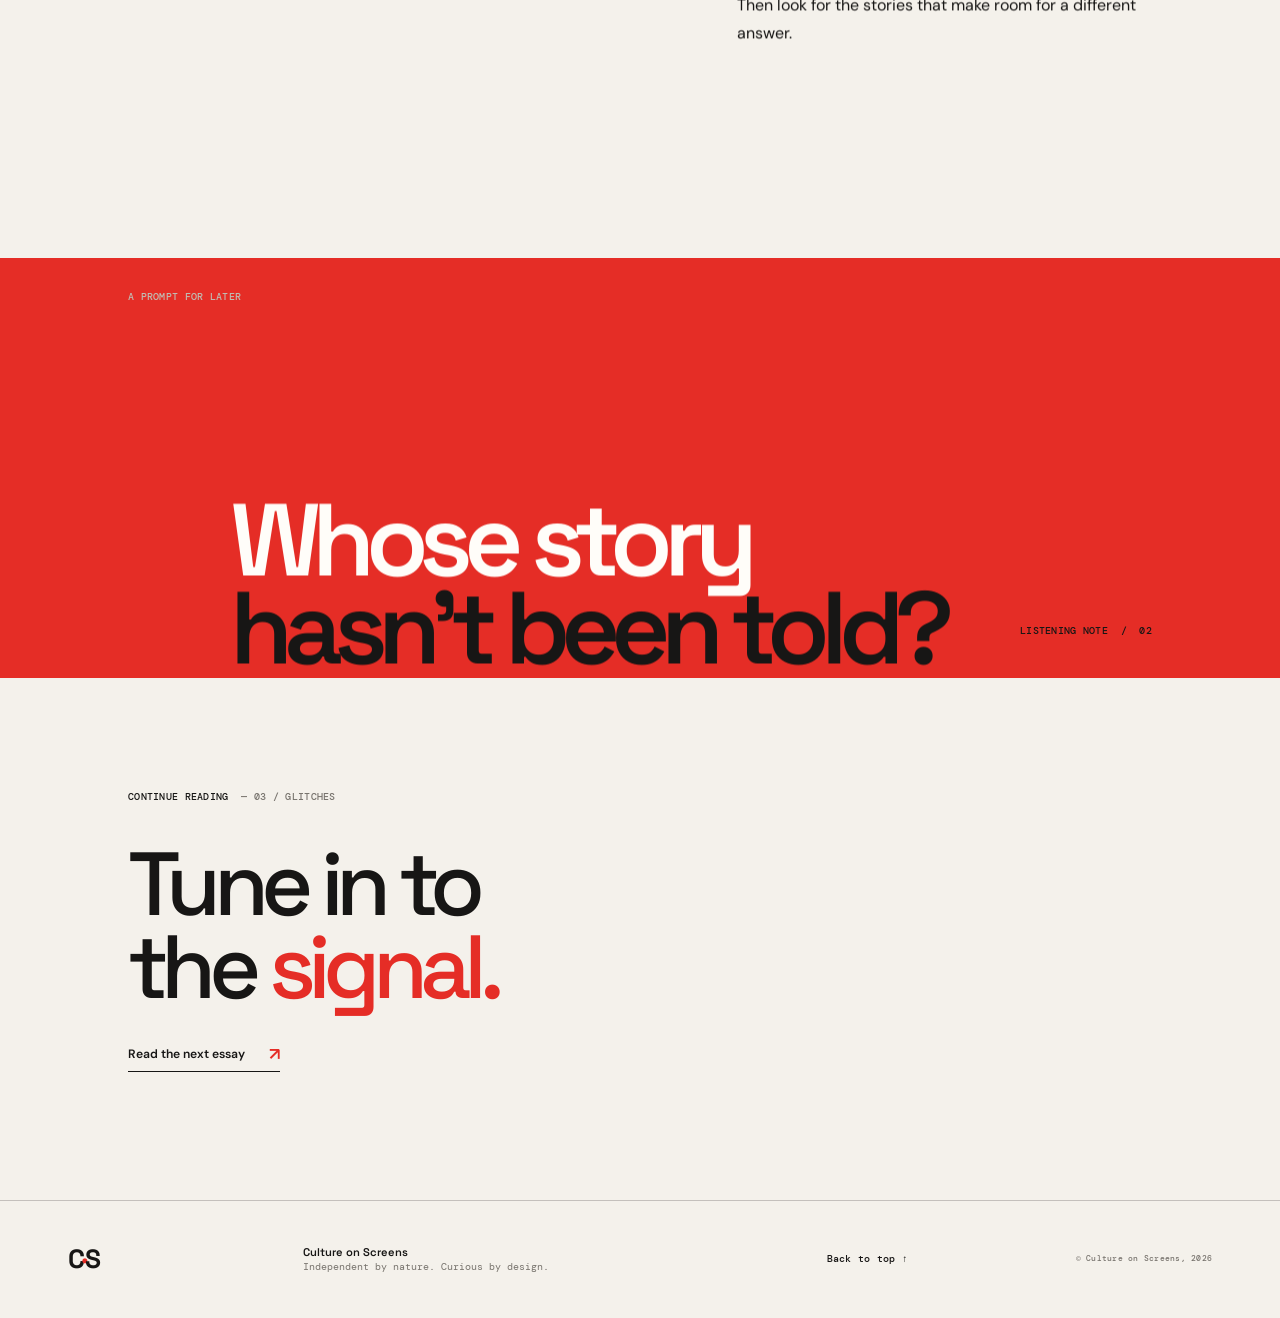
<file: stories.html>
<!doctype html>
<html lang="en">
  <head>
    <meta charset="utf-8">
    <meta name="viewport" content="width=device-width, initial-scale=1">
    <meta name="description" content="Transmissions: an essay on shared narratives, everyday life, and the stories that shape our sense of possibility.">
    <title>Transmissions — Culture on Screens</title>
    <link rel="stylesheet" href="styles.css?v=b7425c5">
    <script src="script.js" defer></script>
  </head>
  <body>
    <a class="skip-link" href="#main">Skip to content</a>
    <header class="site-header">
      <a class="wordmark" href="index.html" aria-label="Culture on Screens home"><span class="wordmark-mark" aria-hidden="true">C<span>·</span>S</span><span class="wordmark-name">Culture<br>on Screens</span></a>
      <button class="menu-toggle" type="button" aria-expanded="false" aria-controls="site-nav"><span class="menu-toggle-label">Menu</span><span class="menu-icon" aria-hidden="true"></span></button>
      <nav class="site-nav" id="site-nav" aria-label="Main navigation"><a href="index.html">Home</a><a href="about.html">About</a><a href="images.html">Nodes</a><a href="stories.html" aria-current="page">Transmissions</a><a href="signals.html">Glitches</a></nav>
      <span class="header-index">Independent journal&nbsp; / &nbsp;Vol. 01</span>
    </header>
    <main id="main">
      <section class="page-hero section-pad">
        <p class="eyebrow reveal">The stories we share <span>— 02 / Transmissions</span></p>
        <h1 class="page-title reveal">Small stories.<br><em>Wide worlds.</em></h1>
        <div class="page-hero-foot reveal"><span>02 / THE STORY</span><p>Our everyday narratives hold maps of where we’ve been—and where we could go.</p></div>
        <div class="page-hero-art stories-art" aria-hidden="true"><span>FIELD<br>NOTES</span><b>02</b></div>
      </section>
      <section class="article-section section-pad">
        <p class="eyebrow reveal">Essay / 06 minute read <span>— 02</span></p>
        <div class="article-grid">
          <h2 class="display-heading reveal">A story is<br>a place to <em>meet.</em></h2>
          <div class="article-copy reveal" data-drift="-0.06">
            <p class="lead">A story can be a thread between people who have never met. It can make the faraway feel close—and help the familiar look new.</p>
            <p>We tell stories to remember, to imagine, to make sense of what happens next. They travel in books and films, in family lore, in the sentence someone chooses to post. Every retelling carries a little change: a new detail, a new voice, a new listener.</p>
            <p>That’s why representation matters. The stories that get repeated can become the edges of what seems possible. Making room for more voices isn’t just adding to the collection; it changes the shape of the whole picture.</p>
            <blockquote>“Who gets to be ordinary in the stories we tell?”<cite>A QUESTION WORTH KEEPING</cite></blockquote>
            <h3>Listen for the missing voice</h3>
            <p>Next time you meet a familiar plot, ask who gets to speak and who gets to decide what the ending means. Then look for the stories that make room for a different answer.</p>
          </div>
        </div>
      </section>
      <section class="quote-band quote-band-stories"><p class="eyebrow">A prompt for later</p><p class="quote-line" data-drift="0.06">Whose story<br><em>hasn’t been told?</em></p><span>LISTENING NOTE&nbsp; / &nbsp;02</span></section>
      <section class="closing-section section-pad"><p class="eyebrow reveal">Continue reading <span>— 03 / Glitches</span></p><h2 class="display-heading reveal">Tune in to<br>the <em>signal.</em></h2><a class="text-link reveal" href="signals.html">Read the next essay <span aria-hidden="true">↗</span></a></section>
    </main>
    <footer class="site-footer"><a class="footer-mark" href="index.html">C<span>·</span>S</a><p>Culture on Screens<br><span>Independent by nature. Curious by design.</span></p><a class="back-top" href="#main">Back to top ↑</a><span class="footer-copy">© Culture on Screens, 2026</span></footer>
  </body>
</html>
</file>
<file: styles.css>
@import url('https://fonts.googleapis.com/css2?family=DM+Mono:wght@400;500&family=DM+Sans:wght@400;500;600;700&family=Space+Grotesk:wght@400;500;600;700&display=swap');

:root {
  color-scheme: light;
  --paper: #f4f1eb;
  --white: #fffdf9;
  --ink: #171615;
  --muted: #77736d;
  --red: #e52d26;
  --line: rgba(23, 22, 21, .22);
  --sans: "DM Sans", "Helvetica Neue", sans-serif;
  --display: "Space Grotesk", "Arial Black", sans-serif;
  --mono: "DM Mono", monospace;
}

* { box-sizing: border-box; }
html { scroll-behavior: smooth; }
body { margin: 0; background: var(--paper); color: var(--ink); font-family: var(--sans); -webkit-font-smoothing: antialiased; }
a { color: inherit; text-decoration: none; }
button, input { font: inherit; }
::selection { color: var(--white); background: var(--red); }

.skip-link { position: fixed; z-index: 20; top: 1rem; left: 1rem; padding: .8rem 1rem; color: var(--white); background: var(--ink); transform: translateY(-180%); }
.skip-link:focus { transform: translateY(0); }
.site-header { position: relative; z-index: 5; display: flex; align-items: center; justify-content: space-between; min-height: 82px; padding: 0 5.3vw; border-bottom: 1px solid var(--line); }
.wordmark { display: flex; align-items: center; gap: .7rem; }
.wordmark-mark, .footer-mark { font: 700 1.45rem/.8 var(--display); letter-spacing: -.12em; }
.wordmark-mark span, .footer-mark span { color: var(--red); }
.wordmark-name { font: 600 .68rem/.97 var(--display); letter-spacing: -.025em; }
.site-nav { display: flex; gap: clamp(1.2rem, 3vw, 3.2rem); margin-left: auto; margin-right: 5vw; }
.site-nav a { position: relative; padding: .6rem 0; font-size: .72rem; font-weight: 600; }
.site-nav a::after { position: absolute; right: 0; bottom: .28rem; left: 0; height: 1px; background: var(--red); content: ""; transform: scaleX(0); transform-origin: left; transition: transform .25s ease; }
.site-nav a:hover::after, .site-nav a[aria-current="page"]::after { transform: scaleX(1); }
.site-nav a[aria-current="page"] { color: var(--red); }
.header-index, .eyebrow, .hero-topline, .hero-note, .hero-bottom > p, .hero-stamp, .story-meta, .art-caption, .page-hero-foot > span, .page-hero-art, .manifesto-top, .manifesto-bottom, .footer-copy, .back-top, .form-note, .newsletter-form label, .quote-band > span { font: 500 .6rem/1.5 var(--mono); letter-spacing: .03em; }
.header-index { white-space: nowrap; }
.menu-toggle { display: none; }

.hero { position: relative; display: flex; min-height: min(810px, calc(100svh - 82px)); flex-direction: column; justify-content: space-between; overflow: hidden; padding: 2rem 8.2vw 3.2rem; background: var(--red); color: var(--white); }
.hero-topline { position: relative; z-index: 1; display: flex; justify-content: space-between; }
.hero-filmstrip {
  position: absolute;
  z-index: 0;
  top: 48%;
  left: -20%;
  width: 145%;
  height: clamp(76px, 10vw, 124px);
  border-block: 1px solid rgba(255,253,249,.56);
  background: repeating-linear-gradient(90deg, rgba(255,253,249,.09) 0 138px, rgba(255,253,249,.42) 138px 140px, transparent 140px 150px);
  opacity: .48;
  animation: filmstrip-drift 26s ease-in-out infinite alternate;
  pointer-events: none;
}
.hero-filmstrip::before,
.hero-filmstrip::after {
  position: absolute;
  right: 0;
  left: 0;
  height: 9px;
  background: radial-gradient(ellipse at center, rgba(255,253,249,.72) 0 42%, transparent 48%) 0 0 / 25px 9px repeat-x;
  content: "";
}
.hero-filmstrip::before { top: 2px; }
.hero-filmstrip::after { bottom: 2px; }
@keyframes filmstrip-drift {
  from { transform: translate3d(-2%, 0, 0) rotate(-7deg); }
  to { transform: translate3d(2%, 0, 0) rotate(-7deg); }
}
.hero-title { position: relative; z-index: 1; margin: auto 0 1.8rem; font: 600 clamp(5rem, 14.5vw, 14.5rem)/.76 var(--display); letter-spacing: -.105em; }
.hero-title > span { display: block; }
.hero-title-second { padding-left: 16%; }
.hero-title i { font-style: normal; color: var(--ink); }
.hero-bottom { position: relative; z-index: 1; display: grid; grid-template-columns: 1fr auto 1fr; align-items: end; }
.hero-intro { max-width: 230px; margin: 0; font-size: .95rem; line-height: 1.4; }
.circle-link { display: flex; width: 96px; height: 96px; flex-direction: column; align-items: center; justify-content: center; border: 1px solid rgba(255,255,255,.7); border-radius: 50%; text-align: center; font: 500 .58rem/1.3 var(--mono); transition: color .25s, background .25s, transform .25s; }
.circle-link b { margin-top: .5rem; font-size: 1rem; font-weight: 400; }
.circle-link:hover { transform: rotate(-8deg); color: var(--red); background: var(--white); }
.hero-note { justify-self: end; text-align: right; }
.hero-stamp { position: absolute; top: 30%; right: 9%; width: 92px; height: 92px; padding-top: 21px; border: 1px solid rgba(255,255,255,.7); border-radius: 50%; text-align: center; transform: rotate(12deg); }
.hero-stamp b { font-size: 1rem; }
.ticker { overflow: hidden; padding: 1.15rem 0; background: var(--ink); color: var(--white); }
.ticker-track { display: flex; width: max-content; align-items: center; gap: 2rem; animation: ticker-scroll 28s linear infinite; font: 600 .78rem var(--display); letter-spacing: .08em; }
.ticker-track b { color: var(--red); font-size: 1rem; }
@keyframes ticker-scroll { to { transform: translateX(-50%); } }

.section-pad { padding-right: 10vw; padding-left: 10vw; }
.intro-section { position: relative; overflow: hidden; padding-top: 8.5rem; padding-bottom: 9.5rem; background: var(--white); }
.intro-tv { position: absolute; z-index: 0; top: 24%; right: 1%; width: clamp(380px, 58vw, 820px); height: auto; opacity: .14; pointer-events: none; }
.eyebrow { display: flex; gap: .8rem; align-items: center; margin: 0 0 2.4rem; text-transform: uppercase; }
.eyebrow span { color: var(--muted); }
.display-heading { margin: 0; font: 500 clamp(3rem, 7vw, 7rem)/.93 var(--display); letter-spacing: -.085em; }
.display-heading em, .page-title em, .quote-line em { color: var(--red); font-style: normal; }
.intro-section > .eyebrow, .intro-grid, .intro-section > .index-ornament { position: relative; z-index: 1; }
.intro-grid { display: grid; grid-template-columns: 1.3fr .7fr; align-items: end; gap: 6vw; }
.intro-copy { max-width: 325px; padding-bottom: .35rem; }
.intro-copy p, .article-copy p { margin: 0 0 1.5rem; font-size: 1rem; line-height: 1.75; }
.text-link { display: inline-flex; gap: 1.5rem; align-items: center; padding-bottom: .4rem; border-bottom: 1px solid var(--ink); font-size: .76rem; font-weight: 600; transition: color .2s, border-color .2s; }
.text-link span { color: var(--red); font-size: 1.1rem; }
.text-link:hover { color: var(--red); border-color: var(--red); }
.index-ornament { position: absolute; right: 10vw; bottom: 3rem; color: var(--muted); font: .56rem var(--mono); }

.latest-section { padding-top: 7rem; padding-bottom: 9rem; color: var(--white); background: var(--ink); }
.section-heading { display: flex; justify-content: space-between; align-items: end; margin-bottom: 4.5rem; }
.section-heading .eyebrow { align-self: start; color: var(--paper); }
.section-heading .eyebrow span { color: #a19b93; }
.section-heading .display-heading { font-size: clamp(3rem, 6vw, 6rem); text-align: right; }
.section-heading .display-heading em { color: var(--red); }
.story-grid { display: grid; grid-template-columns: repeat(3, 1fr); gap: 1.3rem; }
.story-card { position: relative; display: block; min-width: 0; }
.story-art { position: relative; display: flex; aspect-ratio: .94; align-items: center; justify-content: center; overflow: hidden; }
.art-image { background: #d7d1c7; color: var(--ink); }
.art-story { background: var(--red); color: var(--white); }
.art-signal { background: #ede8df; color: var(--red); }
.art-caption { position: absolute; top: 1.1rem; left: 1.15rem; z-index: 2; font-size: .51rem; }
.art-word { position: relative; z-index: 1; font: 600 clamp(3.2rem, 6.5vw, 7rem)/.8 var(--display); letter-spacing: -.11em; transition: transform .5s cubic-bezier(.2,.8,.2,1); }
.story-card:hover .art-word { transform: translateY(-7px) rotate(-5deg); }
.art-shape { position: absolute; width: 52%; aspect-ratio: 1; border: 1px solid currentColor; border-radius: 50%; transition: transform .6s ease; }
.art-image .art-shape { width: 65%; border-radius: 0; transform: rotate(45deg); }
.art-story .art-shape { width: 65%; border-width: 1px 0; border-radius: 0; transform: rotate(-28deg); }
.art-signal .art-shape { width: 72%; border-style: dashed; }
.story-card:hover .art-shape { transform: rotate(20deg) scale(1.12); }
.art-image:hover .art-shape { transform: rotate(60deg) scale(1.12); }
.art-story:hover .art-shape { transform: rotate(-12deg) scale(1.12); }
.story-meta { display: flex; justify-content: space-between; margin-top: 1rem; color: #b6b0a7; font-size: .52rem; }
.story-card h3 { max-width: 280px; margin: .75rem 2rem 0 0; font: 500 clamp(1.25rem, 2vw, 1.8rem)/1.08 var(--display); letter-spacing: -.045em; }
.card-arrow { position: absolute; right: .15rem; bottom: .05rem; color: var(--red); font-size: 1.15rem; transition: transform .2s; }
.story-card:hover .card-arrow { transform: translate(3px,-3px); }

.manifesto { position: relative; min-height: 560px; overflow: hidden; padding: 2rem 10vw 3rem; background: var(--red); color: var(--white); isolation: isolate; }
.manifesto-punchcard { position: absolute; z-index: 0; top: 25%; left: 8%; width: 84%; height: auto; opacity: .5; animation: punchcard-drift 32s ease-in-out infinite alternate; pointer-events: none; }
@keyframes punchcard-drift { from { transform: translate3d(-1.5%, 0, 0) rotate(-5deg); } to { transform: translate3d(1.5%, 0, 0) rotate(-2deg); } }
.manifesto-top { position: relative; z-index: 1; display: flex; justify-content: space-between; text-transform: uppercase; }
.manifesto-top a { transition: opacity .2s ease; }
.manifesto-top a:hover { opacity: .7; }
.manifesto-top a:focus-visible { outline: 1px solid currentColor; outline-offset: 4px; }
.manifesto-line { position: relative; z-index: 1; margin: 7rem 0 0 14%; font: 600 clamp(4rem, 11vw, 10.5rem)/.8 var(--display); letter-spacing: -.1em; }
.manifesto-line em { color: var(--ink); font-style: normal; }
.manifesto-bottom { position: absolute; z-index: 1; right: 10vw; bottom: 2.5rem; text-align: right; }
.manifesto-star { position: absolute; z-index: 1; top: 13%; right: 16%; color: var(--ink); font-size: 4.5rem; }
.newsletter-section { padding-top: 8rem; padding-bottom: 8rem; }
.newsletter-row { display: grid; grid-template-columns: 1.3fr .7fr; align-items: end; gap: 5vw; }
.newsletter-form { max-width: 370px; }
.newsletter-form label { display: block; margin-bottom: .75rem; color: var(--muted); }
.email-field { display: flex; border-bottom: 1px solid var(--ink); }
.email-field input { width: 100%; padding: .85rem 0; border: 0; outline: 0; background: transparent; font-size: .8rem; }
.email-field input:focus-visible { outline: 2px solid var(--red); outline-offset: 3px; }
.email-field button { width: 44px; border: 0; background: transparent; color: var(--red); cursor: pointer; font-size: 1.3rem; }
.form-note { margin: .85rem 0 0; color: var(--muted); font-size: .5rem; }
.site-footer { display: grid; grid-template-columns: 1fr 2fr 1fr 1fr; align-items: center; gap: 1rem; min-height: 118px; padding: 1.5rem 5.3vw; border-top: 1px solid var(--line); }
.footer-mark { font-size: 1.65rem; }
.site-footer > p { margin: 0; font: 600 .7rem/1.3 var(--display); }
.site-footer > p span { color: var(--muted); font: 400 .6rem/1.4 var(--mono); }
.back-top { justify-self: center; transition: color .2s; }
.back-top:hover { color: var(--red); }
.footer-copy { justify-self: end; color: var(--muted); font-size: .52rem; }

.page-hero { position: relative; min-height: 650px; overflow: hidden; padding-top: 3.7rem; padding-bottom: 3.3rem; }
.page-hero .eyebrow { position: relative; z-index: 2; }
.page-title { position: relative; z-index: 1; margin: 7rem 0 2.5rem; font: 600 clamp(5rem, 12vw, 11rem)/.78 var(--display); letter-spacing: -.105em; }
.page-hero-foot { position: relative; z-index: 2; display: flex; justify-content: space-between; align-items: end; }
.page-hero-foot > span { color: var(--muted); }
.page-hero-foot p { max-width: 270px; margin: 0; font-size: .85rem; line-height: 1.5; }
.page-hero-art { position: absolute; top: 20%; right: 13%; display: flex; width: clamp(160px, 22vw, 270px); aspect-ratio: 1; flex-direction: column; align-items: center; justify-content: center; border-radius: 50%; background: var(--red); color: var(--white); text-align: center; font-size: .8rem; line-height: 1.4; transform: rotate(10deg); }
.page-hero-art b { margin-top: .5rem; font: 500 1.6rem var(--display); }
.about-art { display: block; height: auto; overflow: visible; border-radius: 0; background: none; transform: none; }
.page-hero .about-art { position: relative; top: auto; right: auto; width: clamp(500px, 68.75vw, 843.75px); margin: 0 auto 2rem; }
.images-art { right: 12%; background: #d7d1c7; color: var(--ink); }
.images-art::before, .stories-art::before, .signals-art::before { position: absolute; inset: 12%; border: 1px solid currentColor; content: ""; transform: rotate(45deg); }
.images-art b, .stories-art b, .signals-art b { position: absolute; right: 25%; bottom: 22%; font-size: 1rem; }
.stories-art { top: 23%; right: 13%; background: var(--red); color: var(--white); transform: rotate(-8deg); }
.stories-art::before { border-radius: 50%; transform: rotate(-30deg); }
.signals-art { top: 19%; right: calc(12% - 0.25in); background: var(--ink); color: var(--red); transform: rotate(5deg); }
.signals-art::before { border-style: dashed; border-radius: 50%; transform: rotate(20deg); }
.article-section { padding-top: 7rem; padding-bottom: 9rem; border-top: 1px solid var(--line); }
.article-grid { display: grid; grid-template-columns: 1.1fr .9fr; gap: 8vw; }
.article-grid > .display-heading { font-size: clamp(3rem, 6.1vw, 6rem); }
.article-copy { max-width: 490px; }
.article-copy .lead { font-size: 1.25rem; line-height: 1.5; }
.article-copy h3 { margin: 3rem 0 1rem; font: 600 1.4rem var(--display); letter-spacing: -.04em; }
.article-copy blockquote { margin: 3rem 0; padding: 1.1rem 0 1.1rem 1.4rem; border-left: 2px solid var(--red); font: 500 1.6rem/1.2 var(--display); letter-spacing: -.045em; }
.article-copy cite { display: block; margin-top: .8rem; color: var(--muted); font: 500 .55rem var(--mono); font-style: normal; letter-spacing: .05em; }
.values-section { background: var(--ink); color: var(--white); }
.values-inner { padding-top: 6rem; padding-bottom: 7rem; }
.values-inner > .eyebrow { color: var(--paper); }
.values-inner > .eyebrow span { color: #a19b93; }
.value-row { display: grid; grid-template-columns: .18fr 1fr 1fr; align-items: baseline; gap: 1rem; padding: 2rem 0; border-top: 1px solid rgba(255,255,255,.25); }
.value-row > span { color: var(--red); font: .65rem var(--mono); }
.value-row h2 { margin: 0; font: 500 clamp(1.8rem, 3vw, 3rem) var(--display); letter-spacing: -.06em; }
.value-row p { margin: 0; color: #c1bbb2; font-size: .85rem; }
.closing-section { padding-top: 7rem; padding-bottom: 8rem; }
.closing-section .display-heading { margin-bottom: 2rem; }
.quote-band { position: relative; min-height: 420px; overflow: hidden; padding: 2rem 10vw 2.5rem; background: var(--ink); color: var(--white); }
.quote-band .eyebrow { color: #c1bbb2; }
.quote-line { position: relative; z-index: 1; margin: 5rem 0 3rem 10%; font: 600 clamp(3.4rem, 8vw, 7.5rem)/.86 var(--display); letter-spacing: -.09em; }
.quote-band > span { position: absolute; right: 10vw; bottom: 2.5rem; color: #a19b93; }
.quote-band-stories { background: var(--red); }
.quote-band-stories .quote-line em, .quote-band-stories > span { color: var(--ink); }
.quote-band-signals { background: #ded8ce; color: var(--ink); }
.quote-band-signals .quote-line em { color: var(--red); }
.quote-band-signals > span { color: var(--muted); }

.reveal { opacity: 0; transform: translateY(24px); transition: opacity .7s ease, transform .7s cubic-bezier(.2,.7,.2,1); }
.reveal.is-visible { opacity: 1; transform: translateY(0); }
[data-drift] { will-change: transform; }

@media (min-width: 1500px) { .hero { min-height: 850px; } }
@media (max-width: 760px) {
  .site-header { min-height: 70px; padding: 0 6vw; }
  .header-index { display: none; }
  .menu-toggle { display: inline-flex; align-items: center; gap: .65rem; margin-left: auto; padding: .6rem 0 .6rem .8rem; border: 0; background: none; color: var(--ink); font: 500 .62rem var(--mono); text-transform: uppercase; }
  .menu-icon, .menu-icon::before { display: block; width: 18px; height: 1px; background: currentColor; transition: transform .2s; }
  .menu-icon { position: relative; }
  .menu-icon::before { position: absolute; top: -5px; content: ""; }
  .menu-toggle[aria-expanded="true"] .menu-icon { transform: rotate(45deg); }
  .menu-toggle[aria-expanded="true"] .menu-icon::before { top: 0; transform: rotate(90deg); }
  .site-nav { position: absolute; top: 69px; right: 0; left: 0; display: none; flex-direction: column; gap: 0; margin: 0; padding: .4rem 6vw 1.1rem; border-bottom: 1px solid var(--line); background: var(--paper); }
  .site-nav.is-open { display: flex; }
  .site-nav a { padding: .75rem 0; border-bottom: 1px solid var(--line); font-size: .8rem; }
  .site-nav a:last-child { border-bottom: 0; }
  .hero { min-height: 680px; min-height: min(760px, calc(100svh - 70px)); padding: 1.4rem 6vw 2rem; }
  .hero-topline { font-size: .5rem; }
  .hero-title { margin-bottom: 2.8rem; font-size: clamp(4.5rem, 16vw, 8rem); }
  .hero-title-second { padding-left: 5%; }
  .hero-stamp { top: 26%; right: 7%; width: 70px; height: 70px; padding-top: 14px; font-size: .48rem; }
  .hero-intro { max-width: 170px; font-size: .82rem; }
  .circle-link { width: 78px; height: 78px; font-size: .5rem; }
  .hero-note { max-width: 90px; font-size: .5rem; }
  .section-pad { padding-right: 6vw; padding-left: 6vw; }
  .intro-section { padding-top: 5rem; padding-bottom: 6rem; }
  .intro-tv { top: 30%; right: -28%; width: 100vw; opacity: .1; }
  .intro-grid, .newsletter-row { grid-template-columns: 1fr; gap: 2rem; }
  .display-heading { font-size: clamp(3.2rem, 12vw, 5.5rem); }
  .intro-copy { max-width: 440px; margin-left: auto; }
  .index-ornament { right: 6vw; bottom: 2rem; }
  .latest-section { padding-top: 5rem; padding-bottom: 6rem; }
  .section-heading { display: block; margin-bottom: 3rem; }
  .section-heading .display-heading { text-align: left; }
  .story-grid { grid-template-columns: 1fr; gap: 2.6rem; }
  .story-art { aspect-ratio: 1.25; }
  .art-word { font-size: 5rem; }
  .story-card h3 { max-width: 80%; font-size: 1.65rem; }
  .manifesto { min-height: 420px; padding: 1.5rem 6vw 2rem; }
  .manifesto-line { margin: 7rem 0 0; font-size: clamp(4rem, 13vw, 7rem); }
  .manifesto-bottom { right: 6vw; bottom: 2rem; }
  .newsletter-section { padding-top: 5rem; padding-bottom: 5rem; }
  .newsletter-form { width: 100%; max-width: none; margin-top: 1rem; }
  .site-footer { grid-template-columns: 1fr 2fr; row-gap: 1.4rem; padding: 1.5rem 6vw; }
  .back-top { justify-self: start; }
  .footer-copy { justify-self: end; }
  .page-hero { min-height: 570px; padding-top: 2.7rem; padding-bottom: 2.5rem; }
  .page-title { margin-top: 7rem; font-size: clamp(4.4rem, 13vw, 7rem); }
  .page-hero-art { top: 22%; right: 9%; width: clamp(130px, 34vw, 210px); }
  .page-hero .about-art { top: auto; right: auto; left: 50%; width: clamp(406.25px, 106.25vw, 656.25px); margin-right: 0; margin-left: 0; transform: translateX(-50%); }
  .page-hero-foot p { max-width: 205px; font-size: .76rem; }
  .article-section { padding-top: 5rem; padding-bottom: 6rem; }
  .article-grid { grid-template-columns: 1fr; gap: 3rem; }
  .article-grid > .display-heading { font-size: clamp(3.4rem, 11vw, 5rem); }
  .article-copy { max-width: none; }
  .values-inner { padding-top: 4rem; padding-bottom: 5rem; }
  .value-row { grid-template-columns: 32px 1fr; row-gap: .6rem; padding: 1.5rem 0; }
  .value-row p { grid-column: 2; }
  .closing-section { padding-top: 5rem; padding-bottom: 6rem; }
  .quote-band { min-height: 360px; padding: 1.5rem 6vw 2rem; }
  .quote-line { margin: 5rem 0 3rem; font-size: clamp(3.3rem, 11vw, 6rem); }
  .quote-band > span { right: 6vw; bottom: 2rem; }
}
@media (max-width: 390px) {
  .hero-title { font-size: 4.3rem; }
  .hero-bottom { grid-template-columns: 1fr auto; gap: .7rem; }
  .hero-note { display: none; }
  .page-title { font-size: 4.2rem; }
  .page-hero-foot p { max-width: 170px; }
}
@media (prefers-reduced-motion: reduce) {
  *, *::before, *::after { scroll-behavior: auto !important; animation-duration: .01ms !important; animation-iteration-count: 1 !important; transition-duration: .01ms !important; }
  .reveal { opacity: 1; transform: none; }
}
</file>
